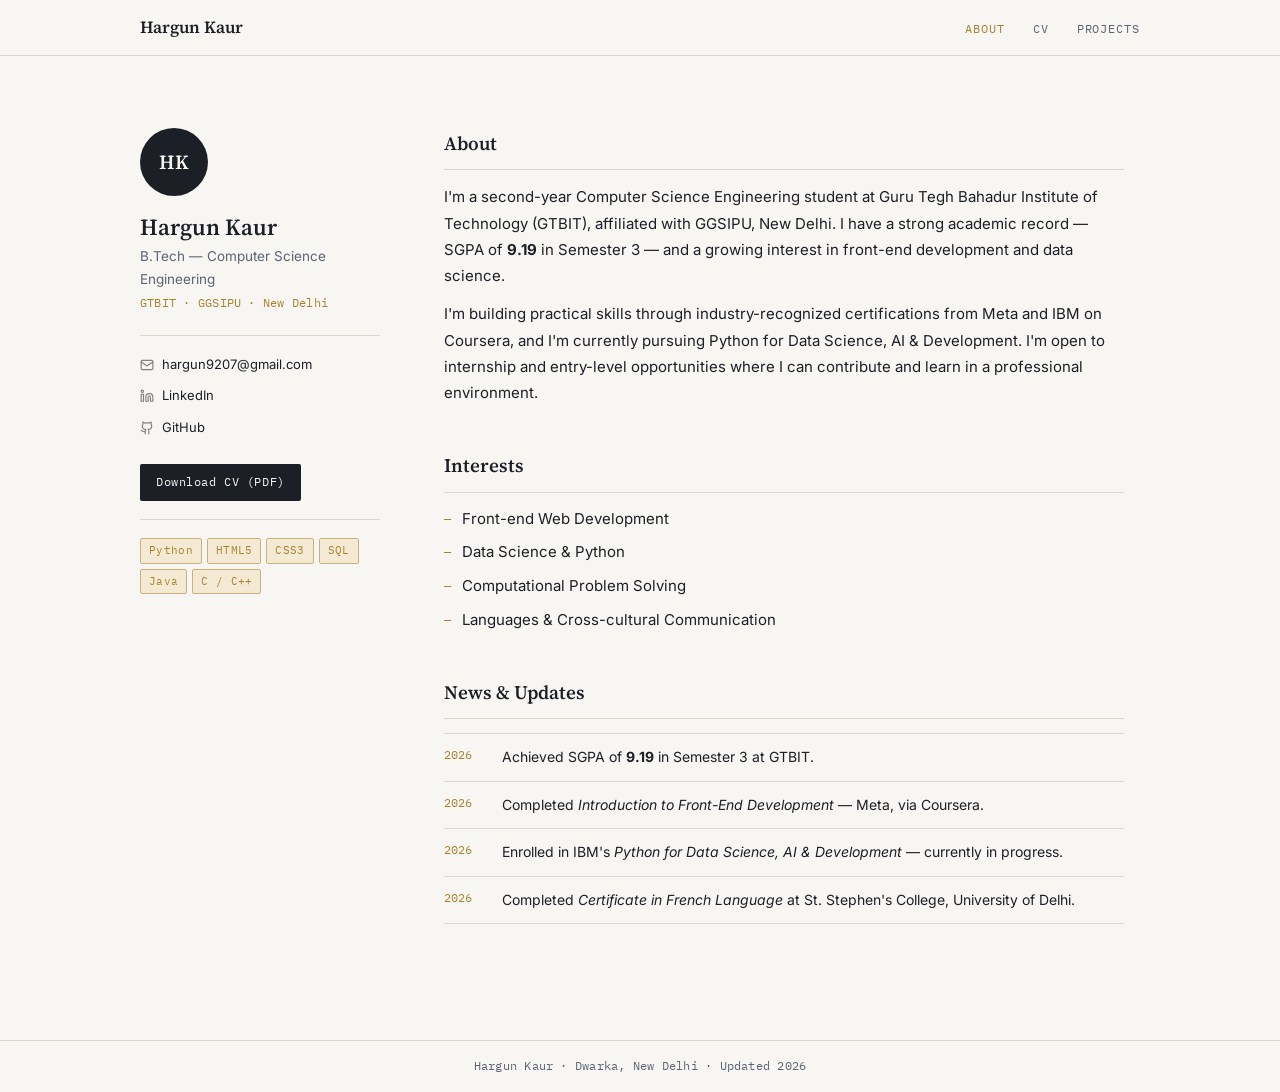
<file: index.html>
<!DOCTYPE html>
<html lang="en">

<head>
  <meta charset="UTF-8" />
  <meta name="viewport" content="width=device-width, initial-scale=1.0" />
  <title>Hargun Kaur — About</title>
  <meta name="description"
    content="Hargun Kaur — B.Tech Computer Science Engineering student at GTBIT, GGSIPU. Front-end development, Python, data science." />
  <link rel="icon" type="image/svg+xml" href="assets/favicon.svg" />
  <link rel="preconnect" href="https://fonts.googleapis.com" />
  <link rel="preconnect" href="https://fonts.gstatic.com" crossorigin />
  <link
    href="https://fonts.googleapis.com/css2?family=Source+Serif+4:opsz,wght@8..60,400;8..60,600;8..60,700&family=Inter:wght@400;500;600&family=IBM+Plex+Mono:wght@400;500&display=swap"
    rel="stylesheet" />
  <link rel="stylesheet" href="styles.css" />
</head>

<body>

  <!-- ── NAV ─────────────────────────────────── -->
  <nav class="site-nav" aria-label="Site navigation">
    <div class="nav-inner">
      <a href="index.html" class="nav-brand">Hargun Kaur</a>
      <ul class="nav-links">
        <li><a href="index.html" class="nav-active">About</a></li>
        <li><a href="cv.html">CV</a></li>
        <li><a href="projects.html">Projects</a></li>
      </ul>
    </div>
  </nav>

  <!-- ── ABOUT LAYOUT ──────────────────────────── -->
  <main class="page-wrap">
    <div class="about-layout">

      <!-- Identity sidebar -->
      <aside class="identity" aria-label="Identity card">

        <div class="avatar" aria-hidden="true">HK</div>

        <div class="identity-text">
          <h1>Hargun Kaur</h1>
          <p class="identity-role">B.Tech — Computer Science Engineering</p>
          <p class="identity-inst">GTBIT · GGSIPU · New Delhi</p>
        </div>

        <hr class="identity-sep" />

        <div class="identity-links">
          <a class="id-link" href="mailto:hargun9207@gmail.com" aria-label="Email Hargun Kaur">
            <svg width="14" height="14" viewBox="0 0 24 24" fill="none" stroke="currentColor" stroke-width="2"
              stroke-linecap="round" stroke-linejoin="round" aria-hidden="true">
              <rect width="20" height="16" x="2" y="4" rx="2" />
              <path d="m22 7-8.97 5.7a1.94 1.94 0 0 1-2.06 0L2 7" />
            </svg>
            hargun9207@gmail.com
          </a>
          <a class="id-link" href="https://www.linkedin.com/in/hargun-kaur-428484335/" target="_blank"
            rel="noopener noreferrer" aria-label="LinkedIn profile">
            <svg width="14" height="14" viewBox="0 0 24 24" fill="none" stroke="currentColor" stroke-width="2"
              stroke-linecap="round" stroke-linejoin="round" aria-hidden="true">
              <path d="M16 8a6 6 0 0 1 6 6v7h-4v-7a2 2 0 0 0-2-2 2 2 0 0 0-2 2v7h-4v-7a6 6 0 0 1 6-6z" />
              <rect width="4" height="12" x="2" y="9" />
              <circle cx="4" cy="4" r="2" />
            </svg>
            LinkedIn
          </a>
          <a class="id-link" href="https://github.com/hargun-kaur-29" target="_blank" rel="noopener noreferrer"
            aria-label="GitHub profile">
            <svg width="14" height="14" viewBox="0 0 24 24" fill="none" stroke="currentColor" stroke-width="2"
              stroke-linecap="round" stroke-linejoin="round" aria-hidden="true">
              <path
                d="M15 22v-4a4.8 4.8 0 0 0-1-3.5c3 0 6-2 6-5.5.08-1.25-.27-2.48-1-3.5.28-1.15.28-2.35 0-3.5 0 0-1 0-3 1.5-2.64-.5-5.36-.5-8 0C6 2 5 2 5 2c-.3 1.15-.3 2.35 0 3.5A5.403 5.403 0 0 0 4 9c0 3.5 3 5.5 6 5.5-.39.49-.68 1.05-.85 1.65-.17.6-.22 1.23-.15 1.85v4" />
              <path d="M9 18c-4.51 2-5-2-7-2" />
            </svg>
            GitHub
          </a>
        </div>

        <a class="btn-dl" href="assets/Hargun_Kaur_Resume.pdf" download="Hargun_Kaur_Resume.pdf">Download CV (PDF)</a>

        <hr class="identity-sep" style="margin-top: 18px;" />

        <div class="identity-chips" aria-label="Key skills">
          <span class="chip">Python</span>
          <span class="chip">HTML5</span>
          <span class="chip">CSS3</span>
          <span class="chip">SQL</span>
          <span class="chip">Java</span>
          <span class="chip">C / C++</span>
        </div>

      </aside>

      <!-- About content -->
      <div class="about-content">

        <section class="about-section" id="about">
          <h2>About</h2>
          <p>
            I'm a second-year Computer Science Engineering student at Guru Tegh Bahadur
            Institute of Technology (GTBIT), affiliated with GGSIPU, New Delhi.
            I have a strong academic record — SGPA of <strong>9.19</strong> in Semester 3 —
            and a growing interest in front-end development and data science.
          </p>
          <p>
            I'm building practical skills through industry-recognized certifications from
            Meta and IBM on Coursera, and I'm currently pursuing Python for Data Science,
            AI &amp; Development. I'm open to internship and entry-level opportunities
            where I can contribute and learn in a professional environment.
          </p>
        </section>

        <section class="about-section" id="interests">
          <h2>Interests</h2>
          <ul class="interest-list" aria-label="Areas of interest">
            <li>Front-end Web Development</li>
            <li>Data Science &amp; Python</li>
            <li>Computational Problem Solving</li>
            <li>Languages &amp; Cross-cultural Communication</li>
          </ul>
        </section>

        <section class="about-section" id="news">
          <h2>News &amp; Updates</h2>
          <div class="news-list" role="list">

            <div class="news-item" role="listitem">
              <span class="news-date">2026</span>
              <p>Achieved SGPA of <strong>9.19</strong> in Semester 3 at GTBIT.</p>
            </div>

            <div class="news-item" role="listitem">
              <span class="news-date">2026</span>
              <p>Completed <em>Introduction to Front-End Development</em> — Meta, via Coursera.</p>
            </div>

            <div class="news-item" role="listitem">
              <span class="news-date">2026</span>
              <p>Enrolled in IBM's <em>Python for Data Science, AI &amp; Development</em> — currently in progress.</p>
            </div>

            <div class="news-item" role="listitem">
              <span class="news-date">2026</span>
              <p>Completed <em>Certificate in French Language</em> at St. Stephen's College, University of Delhi.</p>
            </div>

          </div>
        </section>

      </div><!-- /about-content -->
    </div><!-- /about-layout -->
  </main>

  <!-- ── FOOTER ─────────────────────────────────── -->
  <footer class="site-footer">
    Hargun Kaur · Dwarka, New Delhi · Updated 2026
  </footer>

</body>

</html>
</file>
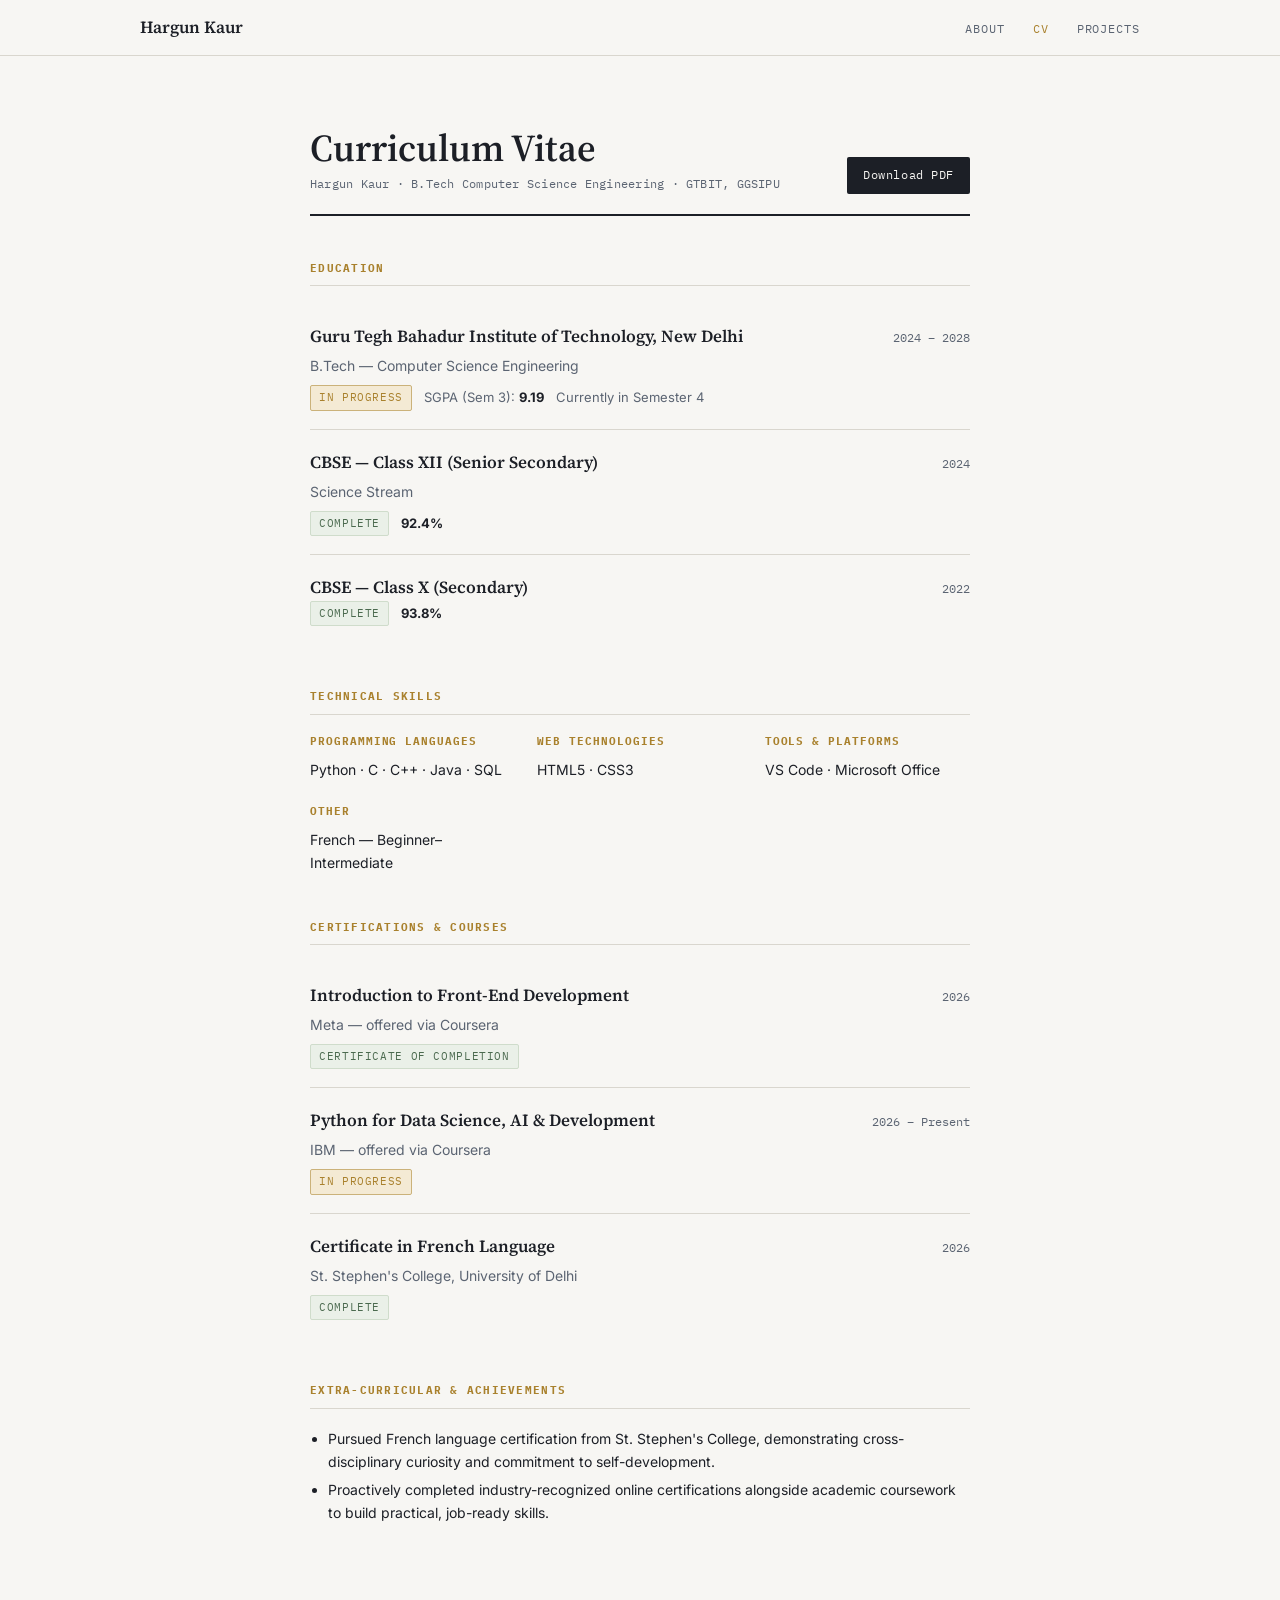
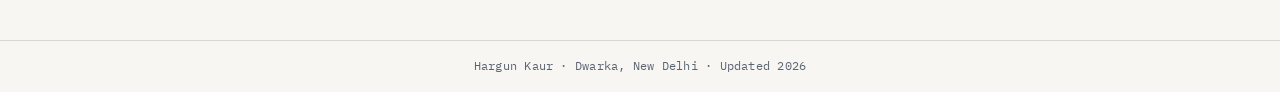
<file: cv.html>
<!DOCTYPE html>
<html lang="en">
<head>
  <meta charset="UTF-8" />
  <meta name="viewport" content="width=device-width, initial-scale=1.0" />
  <title>Hargun Kaur — CV</title>
  <meta name="description" content="Curriculum Vitae — Hargun Kaur, B.Tech CSE student at GTBIT, GGSIPU." />
  <link rel="icon" type="image/svg+xml" href="assets/favicon.svg" />
  <link rel="preconnect" href="https://fonts.googleapis.com" />
  <link rel="preconnect" href="https://fonts.gstatic.com" crossorigin />
  <link href="https://fonts.googleapis.com/css2?family=Source+Serif+4:opsz,wght@8..60,400;8..60,600;8..60,700&family=Inter:wght@400;500;600&family=IBM+Plex+Mono:wght@400;500&display=swap" rel="stylesheet" />
  <link rel="stylesheet" href="styles.css" />
</head>
<body>

<!-- ── NAV ─────────────────────────────────── -->
<nav class="site-nav" aria-label="Site navigation">
  <div class="nav-inner">
    <a href="index.html" class="nav-brand">Hargun Kaur</a>
    <ul class="nav-links">
      <li><a href="index.html">About</a></li>
      <li><a href="cv.html" class="nav-active">CV</a></li>
      <li><a href="projects.html">Projects</a></li>
    </ul>
  </div>
</nav>

<!-- ── CV CONTENT ─────────────────────────────── -->
<main class="page-wrap">
  <div class="page-cv">

    <!-- Page header -->
    <div class="page-header">
      <div>
        <h1>Curriculum Vitae</h1>
        <p class="sub">Hargun Kaur · B.Tech Computer Science Engineering · GTBIT, GGSIPU</p>
      </div>
      <a class="btn-dl" href="assets/Hargun_Kaur_Resume.pdf" download="Hargun_Kaur_Resume.pdf">Download PDF</a>
    </div>

    <!-- Education -->
    <section class="cv-section" id="education">
      <h2 class="cv-section-title">Education</h2>

      <div class="entry">
        <div class="entry-head">
          <h3>Guru Tegh Bahadur Institute of Technology, New Delhi</h3>
          <span class="period">2024 – 2028</span>
        </div>
        <p class="entry-sub">B.Tech — Computer Science Engineering</p>
        <div class="meta-row">
          <span class="status status-progress">In Progress</span>
          <span class="stat">SGPA (Sem 3): <strong>9.19</strong></span>
          <span class="stat">Currently in Semester 4</span>
        </div>
      </div>

      <div class="entry">
        <div class="entry-head">
          <h3>CBSE — Class XII (Senior Secondary)</h3>
          <span class="period">2024</span>
        </div>
        <p class="entry-sub">Science Stream</p>
        <div class="meta-row">
          <span class="status status-complete">Complete</span>
          <span class="stat"><strong>92.4%</strong></span>
        </div>
      </div>

      <div class="entry">
        <div class="entry-head">
          <h3>CBSE — Class X (Secondary)</h3>
          <span class="period">2022</span>
        </div>
        <div class="meta-row">
          <span class="status status-complete">Complete</span>
          <span class="stat"><strong>93.8%</strong></span>
        </div>
      </div>
    </section>

    <!-- Technical Skills -->
    <section class="cv-section" id="skills">
      <h2 class="cv-section-title">Technical Skills</h2>
      <div class="skills-grid">
        <div class="skill-group">
          <h4>Programming Languages</h4>
          <p>Python · C · C++ · Java · SQL</p>
        </div>
        <div class="skill-group">
          <h4>Web Technologies</h4>
          <p>HTML5 · CSS3</p>
        </div>
        <div class="skill-group">
          <h4>Tools &amp; Platforms</h4>
          <p>VS Code · Microsoft Office</p>
        </div>
        <div class="skill-group">
          <h4>Other</h4>
          <p>French — Beginner–Intermediate</p>
        </div>
      </div>
    </section>

    <!-- Certifications -->
    <section class="cv-section" id="certifications">
      <h2 class="cv-section-title">Certifications &amp; Courses</h2>

      <div class="entry">
        <div class="entry-head">
          <h3>Introduction to Front-End Development</h3>
          <span class="period">2026</span>
        </div>
        <p class="entry-sub">Meta — offered via Coursera</p>
        <div class="meta-row">
          <span class="status status-complete">Certificate of Completion</span>
        </div>
      </div>

      <div class="entry">
        <div class="entry-head">
          <h3>Python for Data Science, AI &amp; Development</h3>
          <span class="period">2026 – Present</span>
        </div>
        <p class="entry-sub">IBM — offered via Coursera</p>
        <div class="meta-row">
          <span class="status status-progress">In Progress</span>
        </div>
      </div>

      <div class="entry">
        <div class="entry-head">
          <h3>Certificate in French Language</h3>
          <span class="period">2026</span>
        </div>
        <p class="entry-sub">St. Stephen's College, University of Delhi</p>
        <div class="meta-row">
          <span class="status status-complete">Complete</span>
        </div>
      </div>
    </section>

    <!-- Extra-curricular -->
    <section class="cv-section" id="activities">
      <h2 class="cv-section-title">Extra-curricular &amp; Achievements</h2>
      <ul class="entry-list">
        <li>
          Pursued French language certification from St. Stephen's College, demonstrating
          cross-disciplinary curiosity and commitment to self-development.
        </li>
        <li>
          Proactively completed industry-recognized online certifications alongside academic
          coursework to build practical, job-ready skills.
        </li>
      </ul>
    </section>

  </div><!-- /page-cv -->
</main>

<!-- ── FOOTER ─────────────────────────────────── -->
<footer class="site-footer">
  Hargun Kaur · Dwarka, New Delhi · Updated 2026
</footer>

</body>
</html>
</file>
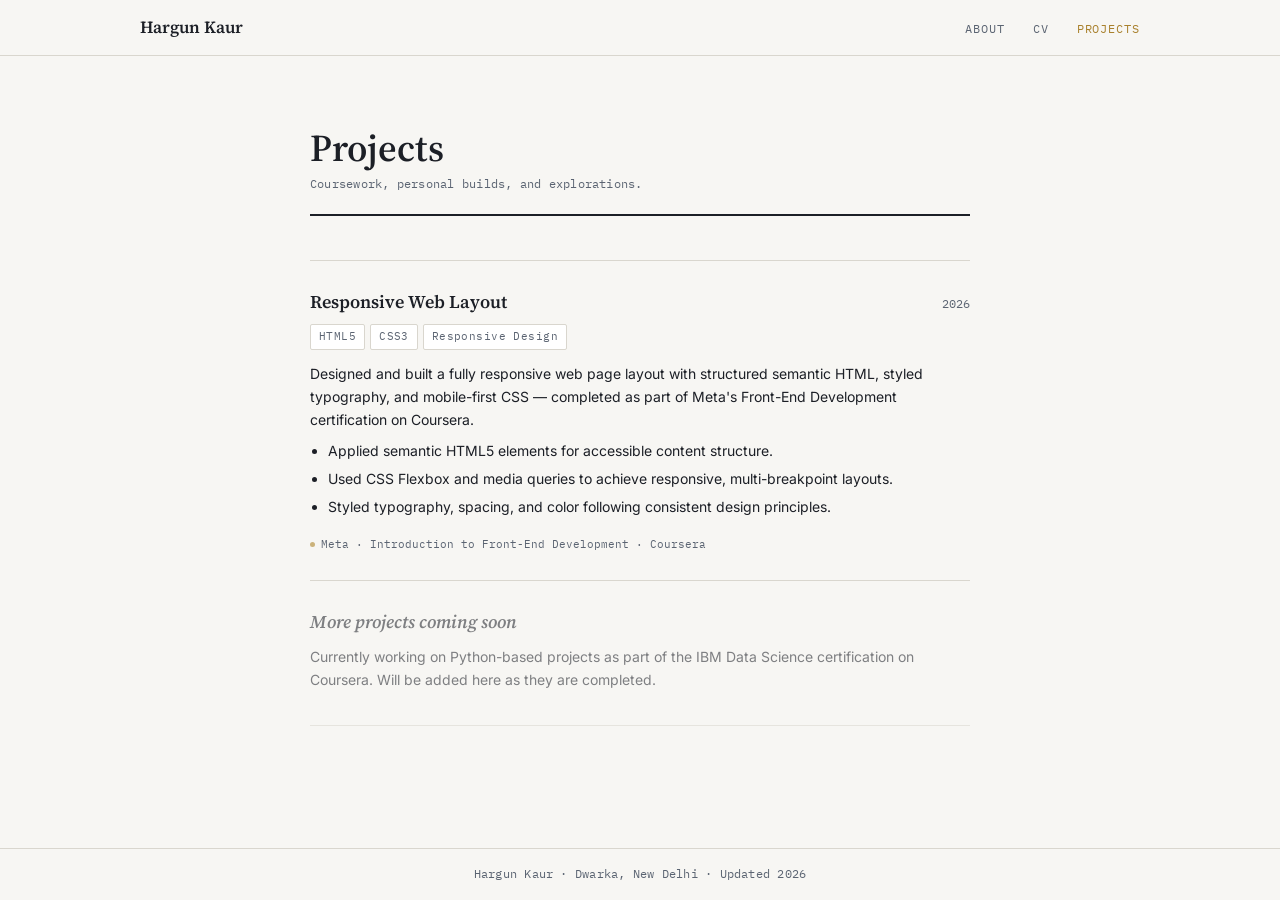
<file: projects.html>
<!DOCTYPE html>
<html lang="en">
<head>
  <meta charset="UTF-8" />
  <meta name="viewport" content="width=device-width, initial-scale=1.0" />
  <title>Hargun Kaur — Projects</title>
  <meta name="description" content="Projects — Hargun Kaur, B.Tech CSE student at GTBIT, GGSIPU." />
  <link rel="icon" type="image/svg+xml" href="assets/favicon.svg" />
  <link rel="preconnect" href="https://fonts.googleapis.com" />
  <link rel="preconnect" href="https://fonts.gstatic.com" crossorigin />
  <link href="https://fonts.googleapis.com/css2?family=Source+Serif+4:opsz,wght@8..60,400;8..60,600;8..60,700&family=Inter:wght@400;500;600&family=IBM+Plex+Mono:wght@400;500&display=swap" rel="stylesheet" />
  <link rel="stylesheet" href="styles.css" />
</head>
<body>

<!-- ── NAV ─────────────────────────────────── -->
<nav class="site-nav" aria-label="Site navigation">
  <div class="nav-inner">
    <a href="index.html" class="nav-brand">Hargun Kaur</a>
    <ul class="nav-links">
      <li><a href="index.html">About</a></li>
      <li><a href="cv.html">CV</a></li>
      <li><a href="projects.html" class="nav-active">Projects</a></li>
    </ul>
  </div>
</nav>

<!-- ── PROJECTS CONTENT ──────────────────────── -->
<main class="page-wrap">
  <div class="page-projects">

    <!-- Page header -->
    <div class="page-header">
      <div>
        <h1>Projects</h1>
        <p class="sub">Coursework, personal builds, and explorations.</p>
      </div>
    </div>

    <!-- Project list -->
    <div class="projects-list">

      <article class="project-card" id="project-web-layout">
        <div class="project-card-head">
          <h2>Responsive Web Layout</h2>
          <span class="period">2026</span>
        </div>

        <div class="project-tags" aria-label="Technologies used">
          <span class="tag-pill">HTML5</span>
          <span class="tag-pill">CSS3</span>
          <span class="tag-pill">Responsive Design</span>
        </div>

        <p>
          Designed and built a fully responsive web page layout with structured semantic
          HTML, styled typography, and mobile-first CSS — completed as part of Meta's
          Front-End Development certification on Coursera.
        </p>

        <ul>
          <li>Applied semantic HTML5 elements for accessible content structure.</li>
          <li>Used CSS Flexbox and media queries to achieve responsive, multi-breakpoint layouts.</li>
          <li>Styled typography, spacing, and color following consistent design principles.</li>
        </ul>

        <span class="project-source">Meta · Introduction to Front-End Development · Coursera</span>
      </article>

      <!-- Placeholder for future projects -->
      <article class="project-card" id="project-upcoming" style="opacity: 0.55;">
        <div class="project-card-head">
          <h2 style="font-style: italic;">More projects coming soon</h2>
        </div>
        <p>
          Currently working on Python-based projects as part of the IBM Data Science
          certification on Coursera. Will be added here as they are completed.
        </p>
      </article>

    </div><!-- /projects-list -->

  </div><!-- /page-projects -->
</main>

<!-- ── FOOTER ─────────────────────────────────── -->
<footer class="site-footer">
  Hargun Kaur · Dwarka, New Delhi · Updated 2026
</footer>

</body>
</html>
</file>
<file: styles.css>
/* =============================================
   TOKENS
============================================= */
:root {
  --ink:          #1c1f26;
  --paper:        #f7f6f3;
  --paper-raised: #ffffff;
  --slate:        #5b6472;
  --hairline:     #d9d6ce;
  --brass:        #a9812d;
  --brass-dim:    #cbb27a;
  --brass-bg:     #f4ead4;

  --font-display: "Source Serif 4", Georgia, serif;
  --font-body:    "Inter", -apple-system, BlinkMacSystemFont, sans-serif;
  --font-mono:    "IBM Plex Mono", ui-monospace, monospace;

  --nav-h:        56px;
  --sidebar-w:    240px;
  --content-max:  680px;
  --page-max:     780px;
  --gutter:       clamp(20px, 5vw, 60px);
}

* { box-sizing: border-box; }
html { scroll-behavior: smooth; }

@media (prefers-reduced-motion: reduce) {
  html { scroll-behavior: auto; }
  * { animation: none !important; transition: none !important; }
}

body {
  margin: 0;
  background: var(--paper);
  color: var(--ink);
  font-family: var(--font-body);
  font-size: 16px;
  line-height: 1.65;
  -webkit-font-smoothing: antialiased;
}

a {
  color: var(--brass);
  text-decoration: none;
}
a:hover { text-decoration: underline; text-underline-offset: 3px; }
a:focus-visible {
  outline: 2px solid var(--brass);
  outline-offset: 3px;
  border-radius: 2px;
}

/* =============================================
   SITE NAV
============================================= */
.site-nav {
  position: sticky;
  top: 0;
  z-index: 100;
  height: var(--nav-h);
  background: rgba(247, 246, 243, 0.95);
  backdrop-filter: blur(8px);
  border-bottom: 1px solid var(--hairline);
}

.nav-inner {
  height: 100%;
  max-width: 1120px;
  margin: 0 auto;
  padding: 0 var(--gutter);
  display: flex;
  align-items: center;
  justify-content: space-between;
}

.nav-brand {
  font-family: var(--font-display);
  font-weight: 600;
  font-size: 17px;
  color: var(--ink);
  text-decoration: none;
}
.nav-brand:hover { color: var(--brass); text-decoration: none; }

.nav-links {
  list-style: none;
  margin: 0;
  padding: 0;
  display: flex;
  gap: 28px;
}

.nav-links a {
  font-family: var(--font-mono);
  font-size: 11.5px;
  letter-spacing: 0.08em;
  text-transform: uppercase;
  color: var(--slate);
  text-decoration: none;
  transition: color 0.15s;
}
.nav-links a:hover,
.nav-links a.nav-active {
  color: var(--brass);
  text-decoration: none;
}

/* Mobile nav toggle (hamburger) */
.nav-toggle {
  display: none;
  background: none;
  border: none;
  cursor: pointer;
  padding: 4px;
  color: var(--ink);
}

/* =============================================
   PAGE WRAPPER
============================================= */
.page-wrap {
  min-height: calc(100vh - var(--nav-h) - 52px);
}

/* =============================================
   ABOUT PAGE LAYOUT
============================================= */
.about-layout {
  max-width: 1120px;
  margin: 0 auto;
  padding: clamp(40px, 7vw, 72px) var(--gutter);
  display: grid;
  grid-template-columns: var(--sidebar-w) 1fr;
  gap: 64px;
  align-items: start;
}

/* --- Identity sidebar --- */
.identity {
  position: sticky;
  top: calc(var(--nav-h) + 28px);
}

.avatar {
  width: 68px;
  height: 68px;
  border-radius: 50%;
  background: var(--ink);
  color: var(--paper);
  font-family: var(--font-display);
  font-weight: 600;
  font-size: 20px;
  display: flex;
  align-items: center;
  justify-content: center;
  margin-bottom: 18px;
  letter-spacing: 0.02em;
  flex-shrink: 0;
}

.identity h1 {
  font-family: var(--font-display);
  font-size: 23px;
  font-weight: 600;
  margin: 0 0 5px;
  line-height: 1.15;
}

.identity-role {
  font-size: 13.5px;
  color: var(--slate);
  margin: 0 0 4px;
}

.identity-inst {
  font-family: var(--font-mono);
  font-size: 11.5px;
  color: var(--brass);
  margin: 0 0 22px;
  letter-spacing: 0.02em;
}

.identity-sep {
  border: none;
  border-top: 1px solid var(--hairline);
  margin: 0 0 18px;
}

.identity-links {
  display: flex;
  flex-direction: column;
  gap: 10px;
  margin-bottom: 20px;
}

.id-link {
  display: flex;
  align-items: center;
  gap: 8px;
  font-size: 13px;
  color: var(--ink);
  text-decoration: none;
  word-break: break-all;
}
.id-link:hover { color: var(--brass); text-decoration: none; }
.id-link svg { flex-shrink: 0; opacity: 0.55; }

.btn-dl {
  display: inline-block;
  margin-top: 6px;
  padding: 9px 16px;
  font-family: var(--font-mono);
  font-size: 11.5px;
  letter-spacing: 0.05em;
  background: var(--ink);
  color: var(--paper) !important;
  border-radius: 2px;
  text-decoration: none !important;
  transition: background 0.15s;
}
.btn-dl:hover { background: var(--brass); }

.identity-chips {
  display: flex;
  flex-wrap: wrap;
  gap: 5px;
}

.chip {
  font-family: var(--font-mono);
  font-size: 10.5px;
  padding: 3px 8px;
  background: var(--brass-bg);
  border: 1px solid var(--brass-dim);
  border-radius: 2px;
  color: var(--brass);
  letter-spacing: 0.03em;
}

/* --- About content area --- */
.about-content {
  max-width: var(--content-max);
}

.about-section {
  margin-bottom: 44px;
}

.about-section h2 {
  font-family: var(--font-display);
  font-size: 19px;
  font-weight: 600;
  margin: 0 0 14px;
  padding-bottom: 10px;
  border-bottom: 1px solid var(--hairline);
}

.about-section p {
  color: var(--ink);
  margin: 0 0 12px;
  font-size: 15px;
  line-height: 1.75;
}
.about-section p:last-child { margin-bottom: 0; }

.interest-list {
  list-style: none;
  margin: 0;
  padding: 0;
  display: flex;
  flex-direction: column;
  gap: 9px;
}
.interest-list li {
  font-size: 15px;
  padding-left: 18px;
  position: relative;
  color: var(--ink);
}
.interest-list li::before {
  content: "—";
  position: absolute;
  left: 0;
  color: var(--brass);
  font-family: var(--font-mono);
  font-size: 12px;
  top: 2px;
}

/* News & updates */
.news-list {
  display: flex;
  flex-direction: column;
}

.news-item {
  display: flex;
  gap: 20px;
  padding: 11px 0;
  border-bottom: 1px solid var(--hairline);
}
.news-item:first-child { border-top: 1px solid var(--hairline); }

.news-date {
  font-family: var(--font-mono);
  font-size: 11.5px;
  color: var(--brass);
  white-space: nowrap;
  padding-top: 1px;
  min-width: 38px;
}
.news-item p {
  margin: 0;
  font-size: 14px;
  color: var(--ink);
}
.news-item p em { font-style: italic; }

/* =============================================
   SHARED PAGE HEADER (CV & Projects)
============================================= */
.page-header {
  margin-bottom: 44px;
  padding-bottom: 20px;
  border-bottom: 2px solid var(--ink);
  display: flex;
  justify-content: space-between;
  align-items: flex-end;
  flex-wrap: wrap;
  gap: 14px;
}

.page-header h1 {
  font-family: var(--font-display);
  font-size: clamp(26px, 5vw, 38px);
  font-weight: 600;
  margin: 0;
  line-height: 1.1;
}
.page-header .sub {
  font-family: var(--font-mono);
  font-size: 11.5px;
  color: var(--slate);
  margin: 5px 0 0;
  letter-spacing: 0.02em;
}

/* =============================================
   CV PAGE
============================================= */
.page-cv {
  max-width: var(--page-max);
  margin: 0 auto;
  padding: clamp(40px, 7vw, 72px) var(--gutter);
}

.cv-section { margin-bottom: 44px; }

.cv-section-title {
  font-family: var(--font-mono);
  font-size: 10.5px;
  letter-spacing: 0.12em;
  text-transform: uppercase;
  color: var(--brass);
  margin: 0 0 18px;
  padding-bottom: 8px;
  border-bottom: 1px solid var(--hairline);
}

/* Entry rows */
.entry {
  padding: 18px 0;
  border-bottom: 1px solid var(--hairline);
}
.entry:last-of-type { border-bottom: none; }

.entry-head {
  display: flex;
  justify-content: space-between;
  align-items: baseline;
  gap: 12px;
  flex-wrap: wrap;
}
.entry-head h3 {
  font-family: var(--font-display);
  font-weight: 600;
  font-size: 17px;
  margin: 0;
}

.period {
  font-family: var(--font-mono);
  font-size: 11.5px;
  color: var(--slate);
  white-space: nowrap;
  flex-shrink: 0;
}

.entry-sub {
  margin: 4px 0 8px;
  color: var(--slate);
  font-size: 14px;
}

.meta-row {
  display: flex;
  align-items: center;
  gap: 12px;
  flex-wrap: wrap;
  font-size: 13px;
}
.stat { color: var(--slate); }
.stat strong { color: var(--ink); }

.status {
  font-family: var(--font-mono);
  font-size: 10.5px;
  letter-spacing: 0.06em;
  text-transform: uppercase;
  padding: 3px 8px;
  border-radius: 2px;
  border: 1px solid transparent;
}
.status-complete {
  color: #4b6a4f;
  background: #eaf0e8;
  border-color: #cfdccb;
}
.status-progress {
  color: var(--brass);
  background: var(--brass-bg);
  border-color: var(--brass-dim);
}

/* Skills grid */
.skills-grid {
  display: grid;
  grid-template-columns: repeat(auto-fit, minmax(170px, 1fr));
  gap: 22px;
}
.skill-group h4 {
  font-family: var(--font-mono);
  font-size: 10.5px;
  letter-spacing: 0.09em;
  text-transform: uppercase;
  color: var(--brass);
  margin: 0 0 8px;
}
.skill-group p { margin: 0; font-size: 14px; color: var(--ink); }

.entry-list {
  margin: 6px 0 0;
  padding-left: 18px;
  color: var(--ink);
}
.entry-list li { margin-bottom: 5px; font-size: 14px; }

/* =============================================
   PROJECTS PAGE
============================================= */
.page-projects {
  max-width: var(--page-max);
  margin: 0 auto;
  padding: clamp(40px, 7vw, 72px) var(--gutter);
}

.projects-list {
  display: flex;
  flex-direction: column;
}

.project-card {
  padding: 26px 0;
  border-bottom: 1px solid var(--hairline);
}
.project-card:first-of-type { border-top: 1px solid var(--hairline); }

.project-card-head {
  display: flex;
  justify-content: space-between;
  align-items: baseline;
  gap: 12px;
  flex-wrap: wrap;
  margin-bottom: 8px;
}
.project-card-head h2 {
  font-family: var(--font-display);
  font-size: 18px;
  font-weight: 600;
  margin: 0;
}

.project-tags {
  display: flex;
  flex-wrap: wrap;
  gap: 5px;
  margin-bottom: 12px;
}
.tag-pill {
  font-family: var(--font-mono);
  font-size: 10.5px;
  padding: 3px 8px;
  border: 1px solid var(--hairline);
  border-radius: 2px;
  color: var(--slate);
  letter-spacing: 0.04em;
  background: var(--paper-raised);
}

.project-card p {
  font-size: 14px;
  color: var(--ink);
  margin: 0 0 8px;
  line-height: 1.65;
}
.project-card ul {
  padding-left: 18px;
  margin: 6px 0 0;
}
.project-card li { font-size: 14px; color: var(--ink); margin-bottom: 5px; }

/* Course credit badge */
.project-source {
  display: inline-flex;
  align-items: center;
  gap: 6px;
  margin-top: 12px;
  font-family: var(--font-mono);
  font-size: 11px;
  color: var(--slate);
}
.project-source::before {
  content: "";
  display: inline-block;
  width: 5px;
  height: 5px;
  border-radius: 50%;
  background: var(--brass-dim);
}

/* =============================================
   SITE FOOTER
============================================= */
.site-footer {
  border-top: 1px solid var(--hairline);
  padding: 16px var(--gutter);
  text-align: center;
  font-family: var(--font-mono);
  font-size: 11.5px;
  color: var(--slate);
  letter-spacing: 0.02em;
}

/* =============================================
   RESPONSIVE
============================================= */
@media (max-width: 720px) {
  .about-layout {
    grid-template-columns: 1fr;
    gap: 36px;
  }
  .identity {
    position: static;
    display: flex;
    flex-wrap: wrap;
    gap: 16px;
    align-items: flex-start;
    border-bottom: 1px solid var(--hairline);
    padding-bottom: 28px;
  }
  .identity-text { flex: 1; min-width: 180px; }
  .avatar { margin-bottom: 0; }
  .identity h1, .identity-role, .identity-inst { margin-bottom: 2px; }
  .identity-sep { display: none; }
  .identity-links { margin-bottom: 12px; }

  .nav-links { gap: 18px; }
  .entry-head { flex-direction: column; gap: 2px; }
  .page-header { flex-direction: column; align-items: flex-start; }
}

@media (max-width: 480px) {
  .nav-links a { font-size: 10px; letter-spacing: 0.05em; }
  .nav-links { gap: 14px; }
}
</file>
